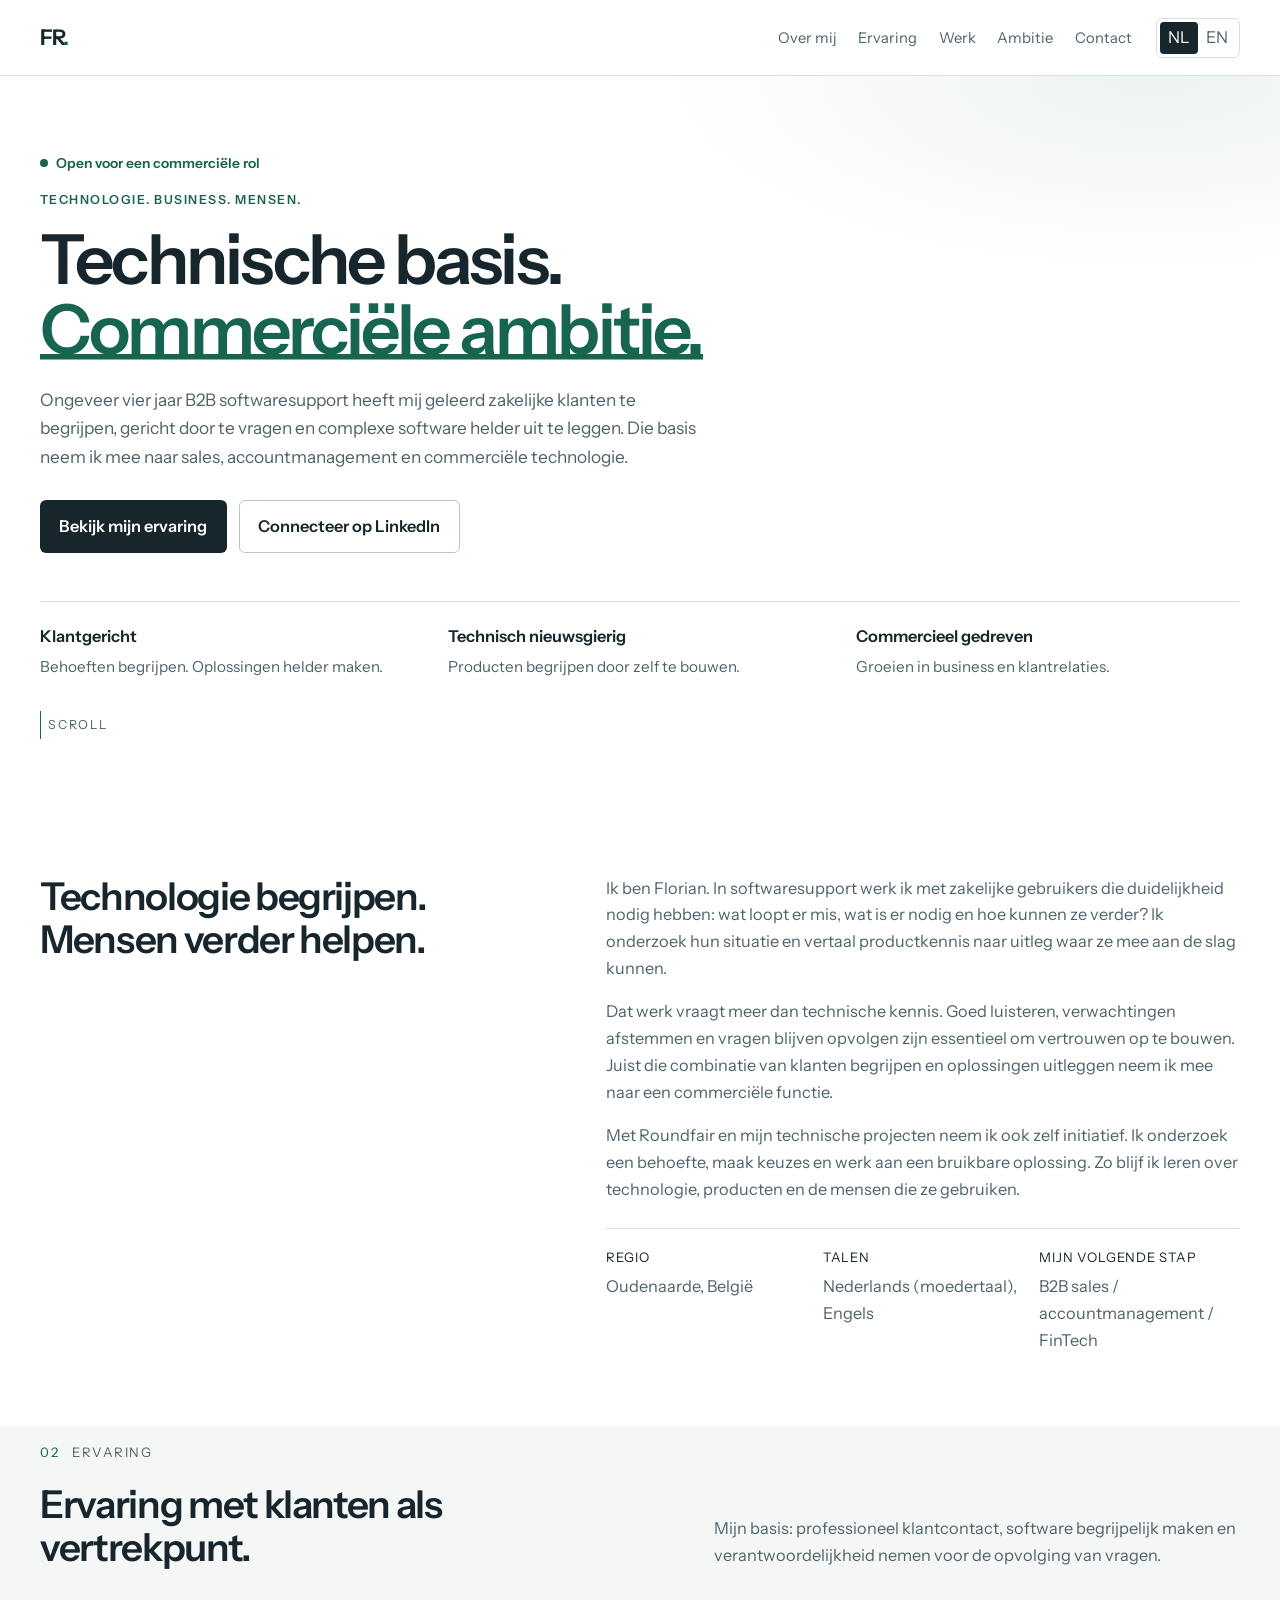
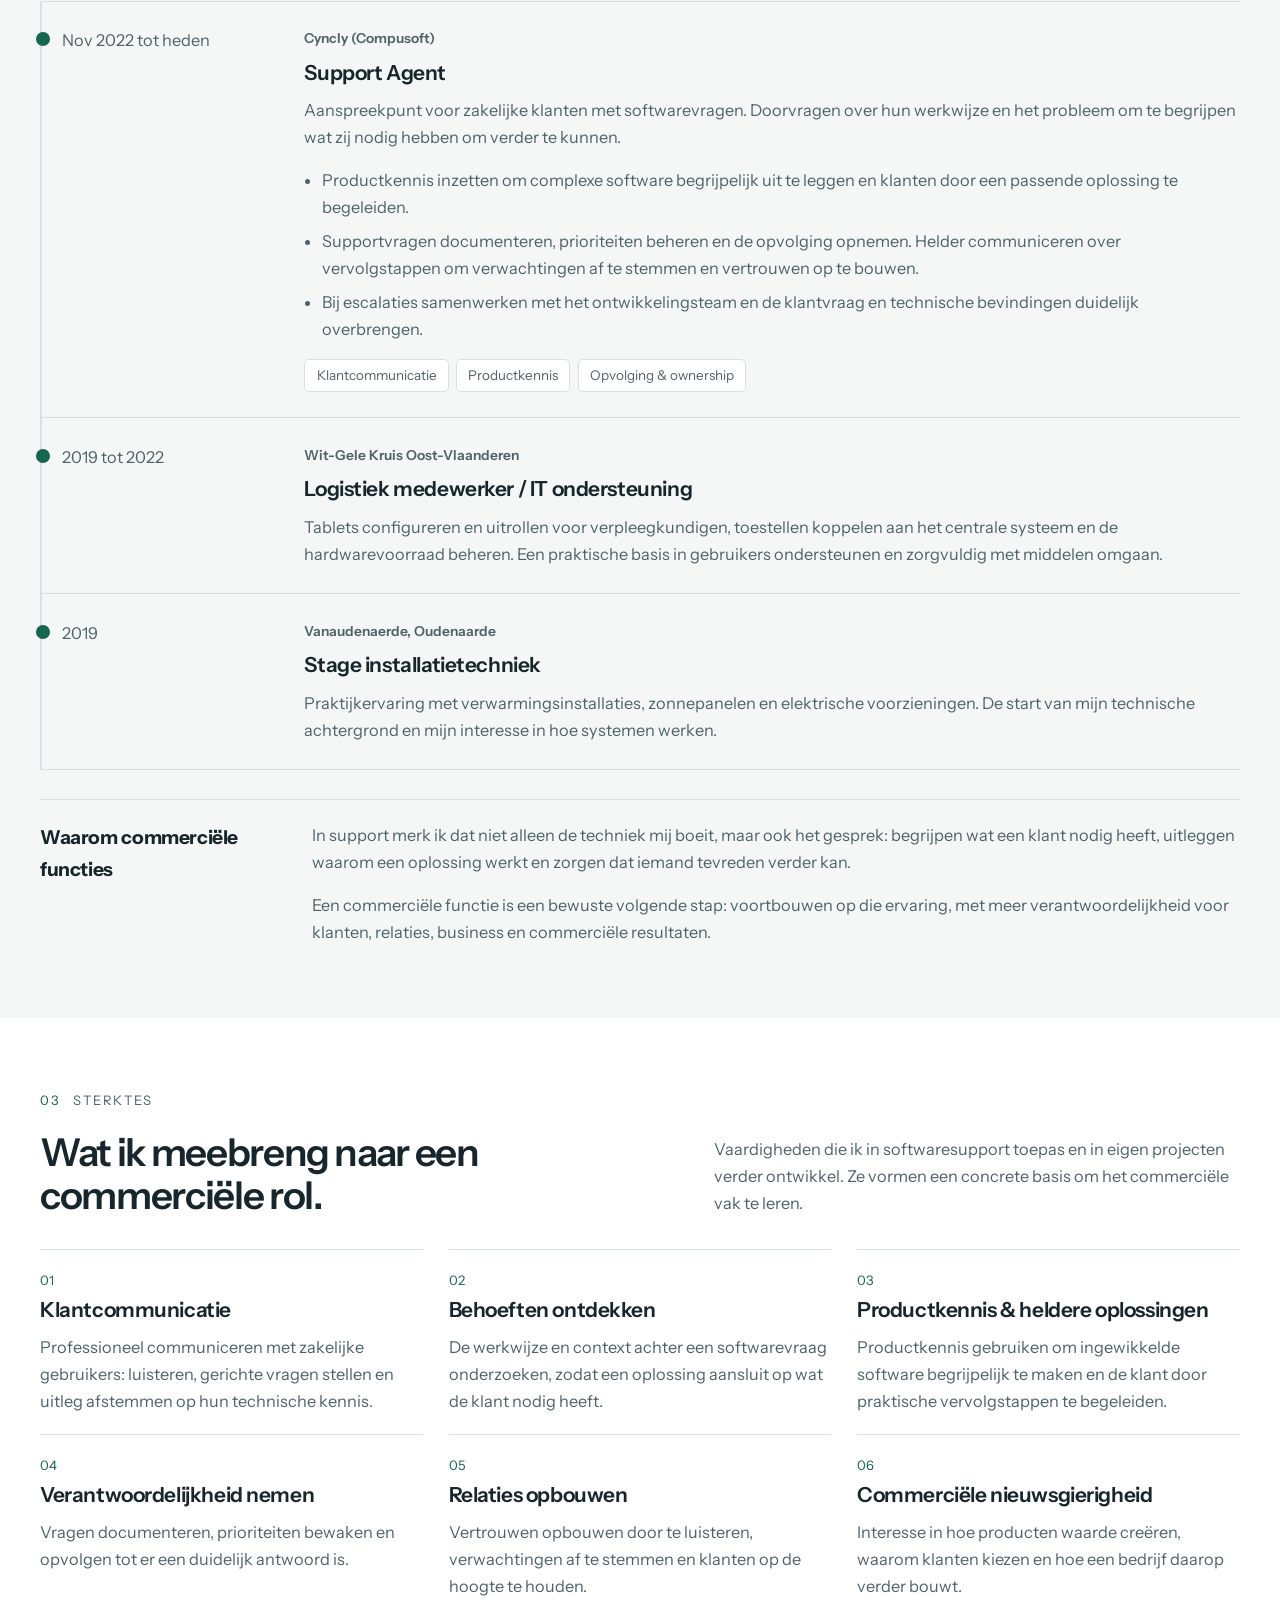
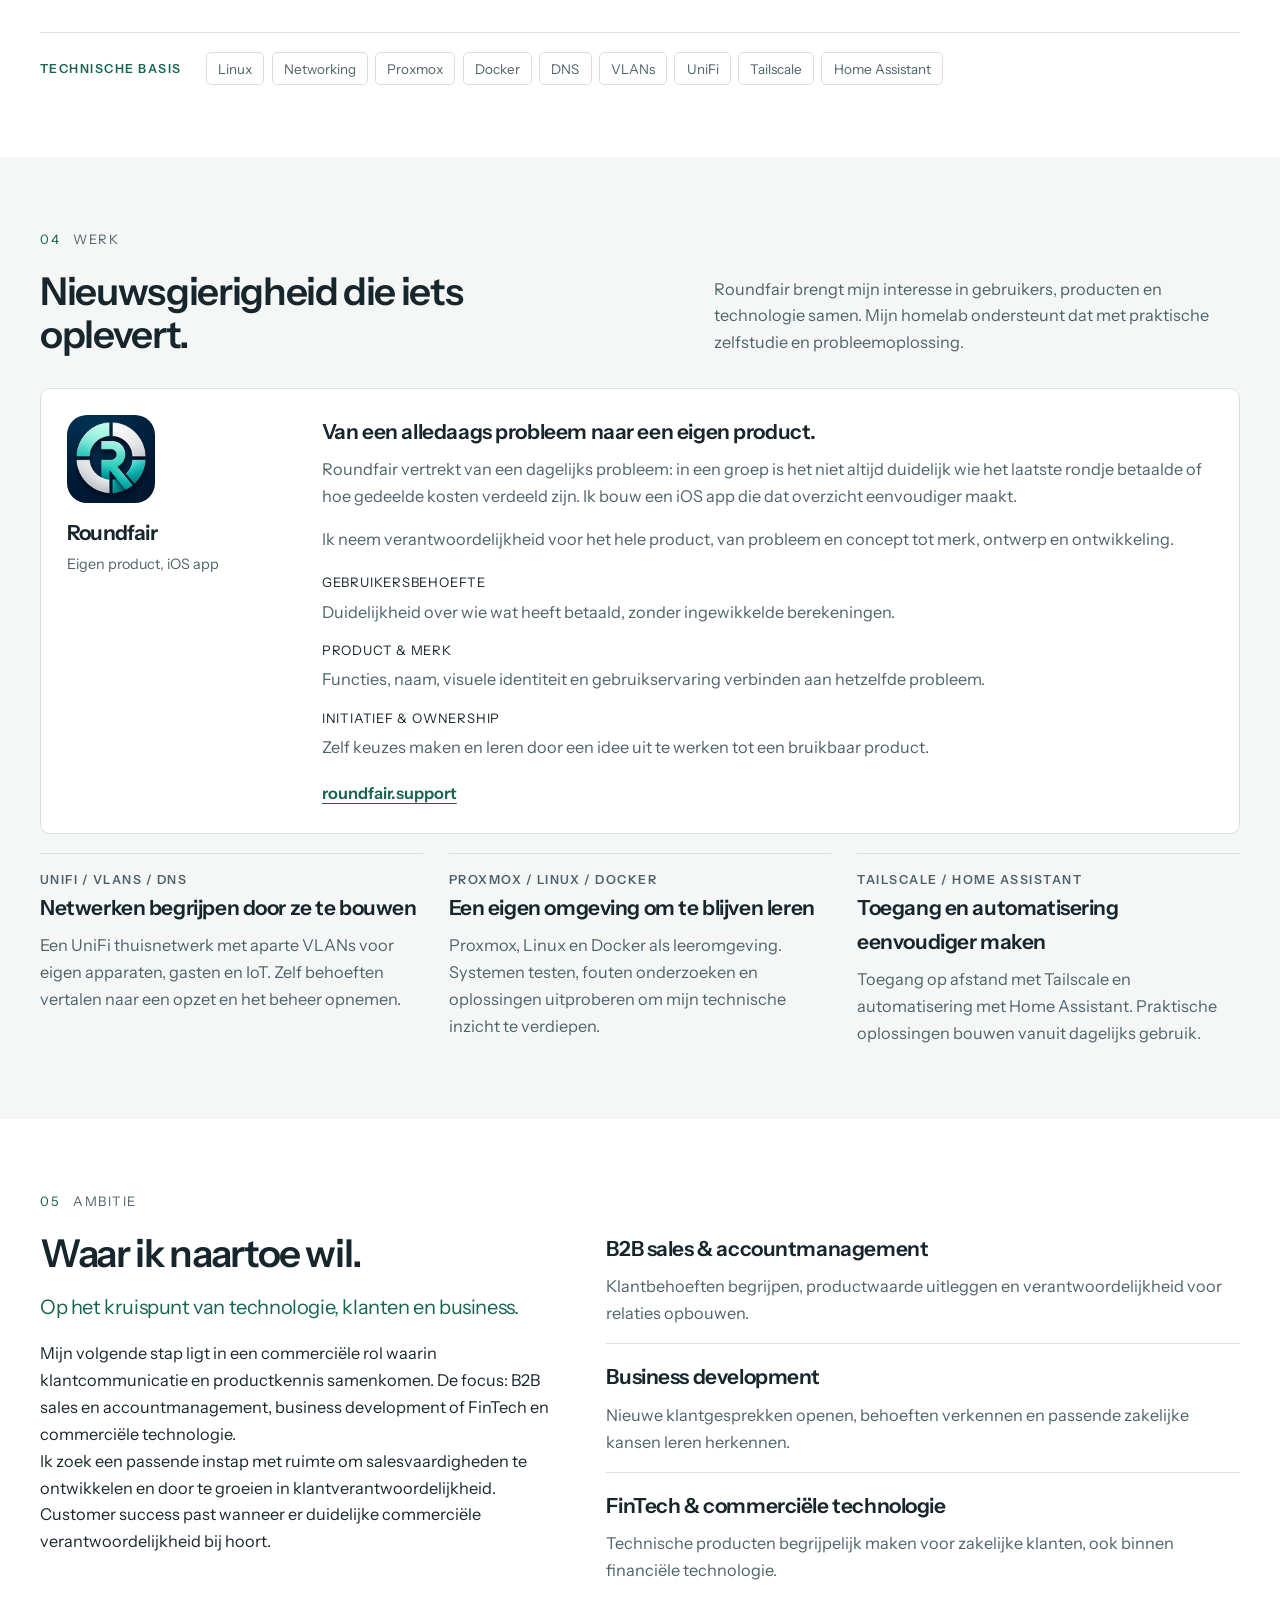
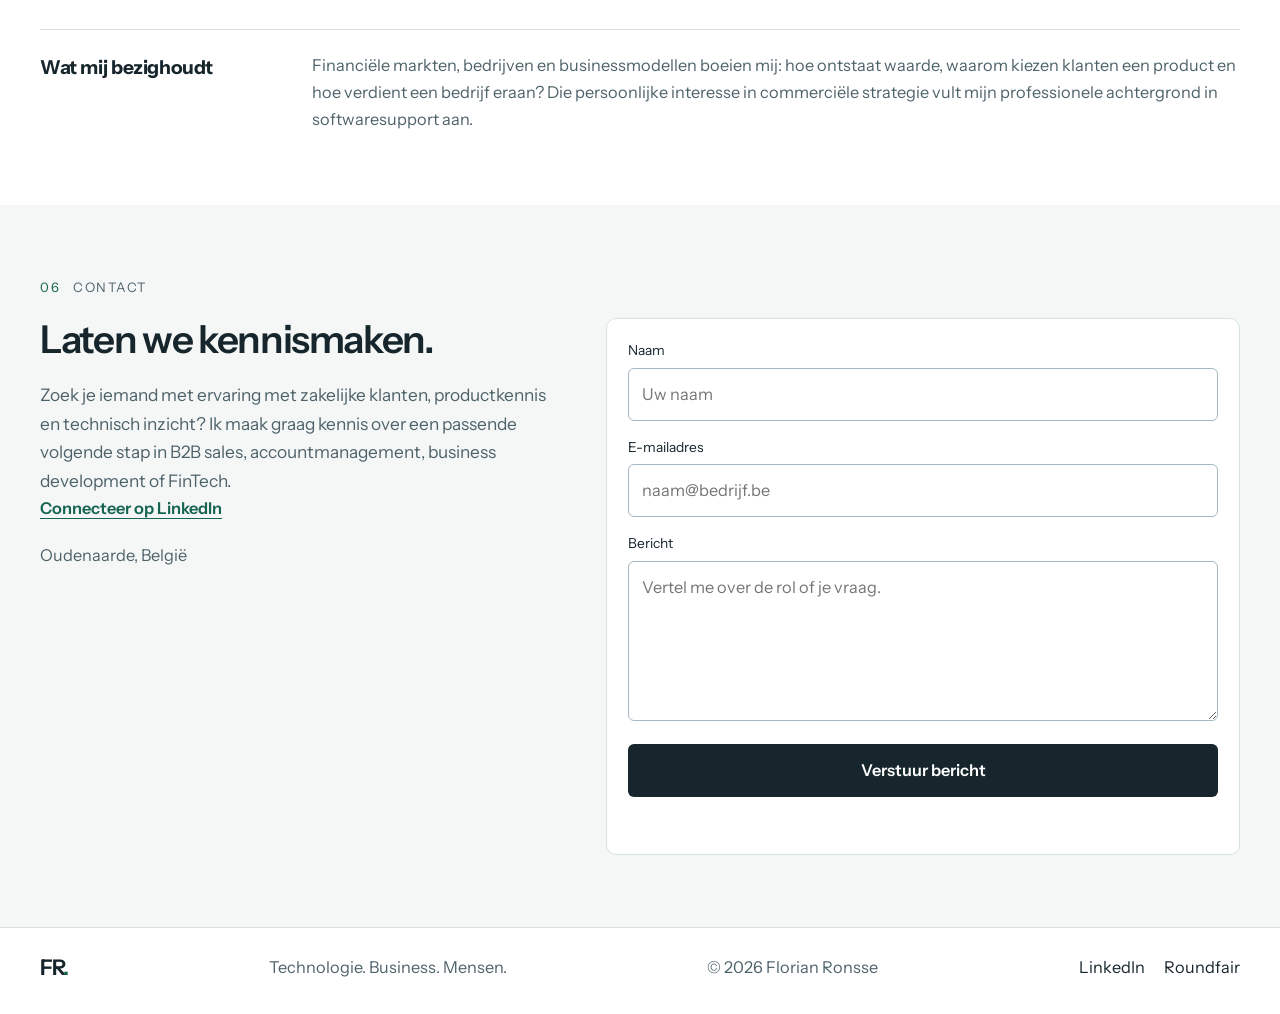
<file: index.html>
<!DOCTYPE html>
<html lang="nl">
  <head>
    <meta charset="UTF-8" />
    <meta name="viewport" content="width=device-width, initial-scale=1.0" />
    <title>Florian Ronsse | Van B2B support naar sales & accountmanagement</title>
    <meta
      name="description"
      content="Florian Ronsse: vier jaar B2B softwaresupport en heldere klantcommunicatie als basis voor een volgende stap in sales, accountmanagement, business development en FinTech."
    />
    <meta name="author" content="Florian Ronsse" />
    <meta name="robots" content="index, follow" />
    <meta name="theme-color" content="#ffffff" />
    <link rel="canonical" href="https://florianronsse.net/" />
    <meta property="og:type" content="website" />
    <meta property="og:url" content="https://florianronsse.net/" />
    <meta property="og:site_name" content="Florian Ronsse" />
    <meta property="og:title" content="Florian Ronsse | Van B2B support naar sales & accountmanagement" />
    <meta
      property="og:description"
      content="Vier jaar B2B softwaresupport. Volgende stap in sales, accountmanagement en commerciële technologie."
    />
    <meta property="og:locale" content="nl_BE" />
    <meta property="og:locale:alternate" content="en_US" />
    <meta name="twitter:card" content="summary" />
    <meta name="twitter:title" content="Florian Ronsse | Van B2B support naar sales & accountmanagement" />
    <meta
      name="twitter:description"
      content="Vier jaar B2B softwaresupport. Volgende stap in sales, accountmanagement en commerciële technologie."
    />
    <link
      rel="icon"
      href="data:image/svg+xml,%3Csvg xmlns='http://www.w3.org/2000/svg' viewBox='0 0 100 100'%3E%3Crect width='100' height='100' fill='%2317262c'/%3E%3Ctext x='50' y='64' font-size='42' font-family='Arial' font-weight='700' fill='%23ffffff' text-anchor='middle'%3EFR%3C/text%3E%3C/svg%3E"
    />
    <link rel="preconnect" href="https://fonts.googleapis.com" />
    <link rel="preconnect" href="https://fonts.gstatic.com" crossorigin />
    <link
      href="https://fonts.googleapis.com/css2?family=Instrument+Sans:ital,wght@0,400..700;1,400..700&display=swap"
      rel="stylesheet"
    />
    <link rel="stylesheet" href="css/style.css?v=20261014b" />
    <script type="application/ld+json">
      {
        "@context": "https://schema.org",
        "@type": "Person",
        "name": "Florian Ronsse",
        "url": "https://florianronsse.net/",
        "jobTitle": "Support Agent",
        "worksFor": { "@type": "Organization", "name": "Cyncly (Compusoft)" },
        "description": "Florian Ronsse heeft ongeveer vier jaar ervaring in B2B softwaresupport en klantcommunicatie. Hij bouwt Roundfair en richt zijn volgende loopbaanstap op commerciële technologie, sales en accountmanagement.",
        "address": {
          "@type": "PostalAddress",
          "addressLocality": "Oudenaarde",
          "addressCountry": "BE"
        },
        "sameAs": ["https://www.linkedin.com/in/florian-ronsse-1914231bb"],
        "knowsAbout": [
          "Software Support",
          "Customer Communication",
          "B2B Sales",
          "Account Management",
          "Linux",
          "Networking",
          "Proxmox",
          "Docker"
        ]
      }
    </script>
  </head>
  <body>
    <div class="scroll-progress" aria-hidden="true"><span id="scroll-progress"></span></div>
    <a class="skip-link" href="#main" data-i18n="skip">Ga naar de inhoud</a>
    <header class="site-header" id="site-header">
      <a class="logo" href="#home" aria-label="Florian Ronsse, home">FR<span>.</span></a>
      <nav class="nav" aria-label="Hoofdnavigatie" data-i18n-aria-label="nav.label">
        <ul class="nav-links" id="nav-links">
          <li><a data-i18n="nav.about" href="#about">Over mij</a></li>
          <li><a data-i18n="nav.experience" href="#experience">Ervaring</a></li>
          <li><a data-i18n="nav.projects" href="#projects">Werk</a></li>
          <li><a data-i18n="nav.direction" href="#direction">Ambitie</a></li>
          <li><a data-i18n="nav.contact" href="#contact">Contact</a></li>
        </ul>
      </nav>
      <div class="nav-end">
        <div class="lang-toggle" role="group" aria-label="Taalkeuze / Language">
          <button type="button" data-lang="nl" class="lang-btn active" aria-pressed="true">NL</button>
          <button type="button" data-lang="en" class="lang-btn" aria-pressed="false">EN</button>
        </div>
        <button
          type="button"
          class="nav-burger"
          id="nav-burger"
          aria-label="Menu openen"
          data-i18n-aria-label="nav.open"
          aria-expanded="false"
          aria-controls="nav-links"
        >
          <span></span><span></span>
        </button>
      </div>
    </header>

    <main id="main" tabindex="-1">
      <section id="home" class="hero">
        <div class="hero-copy">
          <p class="status"><span class="pulse" aria-hidden="true"></span><span data-i18n="hero.status">Open voor een commerciële rol</span></p>
          <p class="eyebrow" data-i18n="hero.eyebrow">Technologie. Business. Mensen.</p>
          <h1>
            <span data-i18n="hero.title1">Technische basis.</span>
            <span class="accent" data-i18n="hero.title2">Commerciële ambitie.</span>
          </h1>
          <p class="lead" data-i18n="hero.lead">
            Ongeveer vier jaar B2B softwaresupport heeft mij geleerd zakelijke klanten te begrijpen, gericht door te vragen en complexe software helder uit te leggen. Die basis neem ik mee naar sales, accountmanagement en commerciële technologie.
          </p>
          <div class="hero-actions">
            <a class="btn btn-solid" href="#experience" data-i18n="hero.experience">Bekijk mijn ervaring</a>
            <a
              class="btn btn-ghost"
              href="https://www.linkedin.com/in/florian-ronsse-1914231bb"
              target="_blank"
              rel="noopener noreferrer"
              data-i18n="hero.linkedin"
              >Connecteer op LinkedIn</a
            >
          </div>
        </div>
        <dl class="hero-stats">
          <div>
            <dt data-i18n="hero.customer">Klantgericht</dt>
            <dd data-i18n="hero.customerDesc">Behoeften begrijpen. Oplossingen helder maken.</dd>
          </div>
          <div>
            <dt data-i18n="hero.technical">Technisch nieuwsgierig</dt>
            <dd data-i18n="hero.technicalDesc">Producten begrijpen door zelf te bouwen.</dd>
          </div>
          <div>
            <dt data-i18n="hero.business">Commercieel gedreven</dt>
            <dd data-i18n="hero.businessDesc">Groeien in business en klantrelaties.</dd>
          </div>
        </dl>
        <a class="scroll-cue" href="#about"><span data-i18n="hero.scroll">Scroll</span></a>
      </section>

      <section id="about" class="section">
        <div class="section-label">
          <span>01</span>
          <p data-i18n="about.kicker">Profiel</p>
        </div>
        <div class="split">
          <h2 data-i18n="about.title">Technologie begrijpen. Mensen verder helpen.</h2>
          <div class="prose">
            <p data-i18n="about.p1">
              Ik ben Florian. In softwaresupport werk ik met zakelijke gebruikers die duidelijkheid nodig hebben: wat loopt er mis, wat is er nodig en hoe kunnen ze verder? Ik onderzoek hun situatie en vertaal productkennis naar uitleg waar ze mee aan de slag kunnen.
            </p>
            <p data-i18n="about.p2">
              Dat werk vraagt meer dan technische kennis. Goed luisteren, verwachtingen afstemmen en vragen blijven opvolgen zijn essentieel om vertrouwen op te bouwen. Juist die combinatie van klanten begrijpen en oplossingen uitleggen neem ik mee naar een commerciële functie.
            </p>
            <p data-i18n="about.p3">
              Met Roundfair en mijn technische projecten neem ik ook zelf initiatief. Ik onderzoek een behoefte, maak keuzes en werk aan een bruikbare oplossing. Zo blijf ik leren over technologie, producten en de mensen die ze gebruiken.
            </p>
            <dl class="facts">
              <div>
                <dt data-i18n="about.locationLabel">Regio</dt>
                <dd data-i18n="about.location">Oudenaarde, België</dd>
              </div>
              <div>
                <dt data-i18n="about.languagesLabel">Talen</dt>
                <dd data-i18n="about.languages">Nederlands (moedertaal), Engels</dd>
              </div>
              <div>
                <dt data-i18n="hero.focus">Mijn volgende stap</dt>
                <dd>B2B sales / accountmanagement / FinTech</dd>
              </div>
            </dl>
          </div>
        </div>
      </section>

      <section id="experience" class="section section-tight">
        <div class="section-label">
          <span>02</span>
          <p data-i18n="nav.experience">Ervaring</p>
        </div>
        <div class="section-intro">
          <h2 data-i18n="experience.title">Ervaring met klanten als vertrekpunt.</h2>
          <p data-i18n="experience.intro">
            Mijn basis: professioneel klantcontact, software begrijpelijk maken en verantwoordelijkheid nemen voor de opvolging van vragen.
          </p>
        </div>
        <div class="timeline">
          <article class="xp xp-featured">
            <p class="xp-period" data-i18n="xp.1.period">Nov 2022 tot heden</p>
            <div>
              <p class="xp-company">Cyncly (Compusoft)</p>
              <h3 data-i18n="xp.1.title">Support Agent</h3>
              <p data-i18n="xp.1.desc">
                Aanspreekpunt voor zakelijke klanten met softwarevragen. Doorvragen over hun werkwijze en het probleem om te begrijpen wat zij nodig hebben om verder te kunnen.
              </p>
              <ul class="xp-details">
                <li data-i18n="xp.1.explain">
                  Productkennis inzetten om complexe software begrijpelijk uit te leggen en klanten door een passende oplossing te begeleiden.
                </li>
                <li data-i18n="xp.1.followup">
                  Supportvragen documenteren, prioriteiten beheren en de opvolging opnemen. Helder communiceren over vervolgstappen om verwachtingen af te stemmen en vertrouwen op te bouwen.
                </li>
                <li data-i18n="xp.1.collaborate">
                  Bij escalaties samenwerken met het ontwikkelingsteam en de klantvraag en technische bevindingen duidelijk overbrengen.
                </li>
              </ul>
              <ul class="tags">
                <li data-i18n="xp.customer">Klantcommunicatie</li>
                <li data-i18n="xp.product">Productkennis</li>
                <li data-i18n="xp.ownership">Opvolging & ownership</li>
              </ul>
            </div>
          </article>
          <article class="xp">
            <p class="xp-period" data-i18n="xp.2.period">2019 tot 2022</p>
            <div>
              <p class="xp-company">Wit-Gele Kruis Oost-Vlaanderen</p>
              <h3 data-i18n="xp.2.title">Logistiek medewerker / IT ondersteuning</h3>
              <p data-i18n="xp.2.desc">
                Tablets configureren en uitrollen voor verpleegkundigen, toestellen koppelen aan het centrale systeem en de hardwarevoorraad beheren. Een praktische basis in gebruikers ondersteunen en zorgvuldig met middelen omgaan.
              </p>
            </div>
          </article>
          <article class="xp">
            <p class="xp-period" data-i18n="xp.3.period">2019</p>
            <div>
              <p class="xp-company">Vanaudenaerde, Oudenaarde</p>
              <h3 data-i18n="xp.3.title">Stage installatietechniek</h3>
              <p data-i18n="xp.3.desc">
                Praktijkervaring met verwarmingsinstallaties, zonnepanelen en elektrische voorzieningen. De start van mijn technische achtergrond en mijn interesse in hoe systemen werken.
              </p>
            </div>
          </article>
        </div>
        <aside class="note">
          <h3 data-i18n="why.title">Waarom commerciële functies</h3>
          <div>
            <p data-i18n="why.customer">
              In support merk ik dat niet alleen de techniek mij boeit, maar ook het gesprek: begrijpen wat een klant nodig heeft, uitleggen waarom een oplossing werkt en zorgen dat iemand tevreden verder kan.
            </p>
            <p data-i18n="why.next">
              Een commerciële functie is een bewuste volgende stap: voortbouwen op die ervaring, met meer verantwoordelijkheid voor klanten, relaties, business en commerciële resultaten.
            </p>
          </div>
        </aside>
      </section>

      <section id="skills" class="section">
        <div class="section-label">
          <span>03</span>
          <p data-i18n="nav.skills">Sterktes</p>
        </div>
        <div class="section-intro">
          <h2 data-i18n="skills.title">Wat ik meebreng naar een commerciële rol.</h2>
          <p data-i18n="skills.intro">
            Vaardigheden die ik in softwaresupport toepas en in eigen projecten verder ontwikkel. Ze vormen een concrete basis om het commerciële vak te leren.
          </p>
        </div>
        <div class="skill-grid">
          <article>
            <span>01</span>
            <h3 data-i18n="skill.0.title">Klantcommunicatie</h3>
            <p data-i18n="skill.0.desc">Professioneel communiceren met zakelijke gebruikers: luisteren, gerichte vragen stellen en uitleg afstemmen op hun technische kennis.</p>
          </article>
          <article>
            <span>02</span>
            <h3 data-i18n="skill.1.title">Behoeften ontdekken</h3>
            <p data-i18n="skill.1.desc">De werkwijze en context achter een softwarevraag onderzoeken, zodat een oplossing aansluit op wat de klant nodig heeft.</p>
          </article>
          <article>
            <span>03</span>
            <h3 data-i18n="skill.2.title">Productkennis & heldere oplossingen</h3>
            <p data-i18n="skill.2.desc">Productkennis gebruiken om ingewikkelde software begrijpelijk te maken en de klant door praktische vervolgstappen te begeleiden.</p>
          </article>
          <article>
            <span>04</span>
            <h3 data-i18n="skill.3.title">Verantwoordelijkheid nemen</h3>
            <p data-i18n="skill.3.desc">Vragen documenteren, prioriteiten bewaken en opvolgen tot er een duidelijk antwoord is.</p>
          </article>
          <article>
            <span>05</span>
            <h3 data-i18n="skill.4.title">Relaties opbouwen</h3>
            <p data-i18n="skill.4.desc">Vertrouwen opbouwen door te luisteren, verwachtingen af te stemmen en klanten op de hoogte te houden.</p>
          </article>
          <article>
            <span>06</span>
            <h3 data-i18n="skill.5.title">Commerciële nieuwsgierigheid</h3>
            <p data-i18n="skill.5.desc">Interesse in hoe producten waarde creëren, waarom klanten kiezen en hoe een bedrijf daarop verder bouwt.</p>
          </article>
        </div>
        <div class="tech-row">
          <p class="eyebrow" data-i18n="technical.eyebrow">Technische basis</p>
          <ul class="tags">
            <li>Linux</li>
            <li>Networking</li>
            <li>Proxmox</li>
            <li>Docker</li>
            <li>DNS</li>
            <li>VLANs</li>
            <li>UniFi</li>
            <li>Tailscale</li>
            <li>Home Assistant</li>
          </ul>
        </div>
      </section>

      <section id="projects" class="section">
        <div class="section-label">
          <span>04</span>
          <p data-i18n="nav.projects">Werk</p>
        </div>
        <div class="section-intro">
          <h2 data-i18n="projects.title">Nieuwsgierigheid die iets oplevert.</h2>
          <p data-i18n="projects.intro">
            Roundfair brengt mijn interesse in gebruikers, producten en technologie samen. Mijn homelab ondersteunt dat met praktische zelfstudie en probleemoplossing.
          </p>
        </div>
        <article class="product" id="roundfair">
          <div class="product-mark">
            <img src="assets/roundfair-logo.png" alt="Roundfair" width="88" height="88" />
            <p>Roundfair</p>
            <span data-i18n="roundfair.label">Eigen product, iOS app</span>
          </div>
          <div>
            <h3 data-i18n="roundfair.title">Van een alledaags probleem naar een eigen product.</h3>
            <p data-i18n="roundfair.what">
              Roundfair vertrekt van een dagelijks probleem: in een groep is het niet altijd duidelijk wie het laatste rondje betaalde of hoe gedeelde kosten verdeeld zijn. Ik bouw een iOS app die dat overzicht eenvoudiger maakt.
            </p>
            <p data-i18n="roundfair.why">
              Ik neem verantwoordelijkheid voor het hele product, van probleem en concept tot merk, ontwerp en ontwikkeling.
            </p>
            <dl class="proof">
              <div>
                <dt data-i18n="roundfair.usersLabel">Gebruikersbehoefte</dt>
                <dd data-i18n="roundfair.users">Duidelijkheid over wie wat heeft betaald, zonder ingewikkelde berekeningen.</dd>
              </div>
              <div>
                <dt data-i18n="roundfair.productLabel">Product & merk</dt>
                <dd data-i18n="roundfair.product">Functies, naam, visuele identiteit en gebruikservaring verbinden aan hetzelfde probleem.</dd>
              </div>
              <div>
                <dt data-i18n="roundfair.ownershipLabel">Initiatief & ownership</dt>
                <dd data-i18n="roundfair.ownership">Zelf keuzes maken en leren door een idee uit te werken tot een bruikbaar product.</dd>
              </div>
            </dl>
            <a class="text-link" href="https://roundfair.support" target="_blank" rel="noopener noreferrer">roundfair.support</a>
          </div>
        </article>
        <div class="project-grid">
          <article>
            <p class="eyebrow">UniFi / VLANs / DNS</p>
            <h3 data-i18n="project.0.title">Netwerken begrijpen door ze te bouwen</h3>
            <p data-i18n="project.0.desc">Een UniFi thuisnetwerk met aparte VLANs voor eigen apparaten, gasten en IoT. Zelf behoeften vertalen naar een opzet en het beheer opnemen.</p>
          </article>
          <article>
            <p class="eyebrow">Proxmox / Linux / Docker</p>
            <h3 data-i18n="project.1.title">Een eigen omgeving om te blijven leren</h3>
            <p data-i18n="project.1.desc">Proxmox, Linux en Docker als leeromgeving. Systemen testen, fouten onderzoeken en oplossingen uitproberen om mijn technische inzicht te verdiepen.</p>
          </article>
          <article>
            <p class="eyebrow">Tailscale / Home Assistant</p>
            <h3 data-i18n="project.2.title">Toegang en automatisering eenvoudiger maken</h3>
            <p data-i18n="project.2.desc">Toegang op afstand met Tailscale en automatisering met Home Assistant. Praktische oplossingen bouwen vanuit dagelijks gebruik.</p>
          </article>
        </div>
      </section>

      <section id="direction" class="section">
        <div class="section-label">
          <span>05</span>
          <p data-i18n="nav.direction">Ambitie</p>
        </div>
        <div class="split">
          <div>
            <h2 data-i18n="direction.title">Waar ik naartoe wil.</h2>
            <p class="direction-lead" data-i18n="direction.lead">Op het kruispunt van technologie, klanten en business.</p>
            <p data-i18n="direction.desc">
              Mijn volgende stap ligt in een commerciële rol waarin klantcommunicatie en productkennis samenkomen. De focus: B2B sales en accountmanagement, business development of FinTech en commerciële technologie.
            </p>
            <p data-i18n="direction.entry">
              Ik zoek een passende instap met ruimte om salesvaardigheden te ontwikkelen en door te groeien in klantverantwoordelijkheid. Customer success past wanneer er duidelijke commerciële verantwoordelijkheid bij hoort.
            </p>
          </div>
          <div class="areas">
            <article>
              <h3 data-i18n="direction.0.title">B2B sales & accountmanagement</h3>
              <p data-i18n="direction.0.desc">Klantbehoeften begrijpen, productwaarde uitleggen en verantwoordelijkheid voor relaties opbouwen.</p>
            </article>
            <article>
              <h3 data-i18n="direction.1.title">Business development</h3>
              <p data-i18n="direction.1.desc">Nieuwe klantgesprekken openen, behoeften verkennen en passende zakelijke kansen leren herkennen.</p>
            </article>
            <article>
              <h3 data-i18n="direction.2.title">FinTech & commerciële technologie</h3>
              <p data-i18n="direction.2.desc">Technische producten begrijpelijk maken voor zakelijke klanten, ook binnen financiële technologie.</p>
            </article>
          </div>
        </div>
        <aside class="note">
          <h3 data-i18n="business.label">Wat mij bezighoudt</h3>
          <p data-i18n="business.desc">
            Financiële markten, bedrijven en businessmodellen boeien mij: hoe ontstaat waarde, waarom kiezen klanten een product en hoe verdient een bedrijf eraan? Die persoonlijke interesse in commerciële strategie vult mijn professionele achtergrond in softwaresupport aan.
          </p>
        </aside>
      </section>

      <section id="contact" class="section">
        <div class="section-label">
          <span>06</span>
          <p data-i18n="nav.contact">Contact</p>
        </div>
        <div class="split contact-split">
          <div>
            <h2 data-i18n="contact.title">Laten we kennismaken.</h2>
            <p class="lead" data-i18n="contact.pitch">
              Zoek je iemand met ervaring met zakelijke klanten, productkennis en technisch inzicht? Ik maak graag kennis over een passende volgende stap in B2B sales, accountmanagement, business development of FinTech.
            </p>
            <a
              class="text-link"
              href="https://www.linkedin.com/in/florian-ronsse-1914231bb"
              target="_blank"
              rel="noopener noreferrer"
              data-i18n="contact.linkedin"
              >Connecteer op LinkedIn</a
            >
            <p class="location" data-i18n="hero.location">Oudenaarde, België</p>
          </div>
          <form
            id="contact-form"
            class="contact-form"
            action="https://formspree.io/f/xnjkwpjv"
            method="POST"
          >
            <input type="hidden" name="_subject" value="Bericht via florianronsse.net" />
            <div class="form-field">
              <label data-i18n="form.name" for="name">Naam</label>
              <input id="name" name="name" required placeholder="Uw naam" data-i18n-placeholder="form.namePlaceholder" type="text" autocomplete="name" maxlength="254" />
            </div>
            <div class="form-field">
              <label data-i18n="form.email" for="email">E-mailadres</label>
              <input id="email" name="email" required placeholder="naam@bedrijf.be" data-i18n-placeholder="form.emailPlaceholder" type="email" autocomplete="email" maxlength="254" />
            </div>
            <div class="form-field">
              <label data-i18n="form.message" for="message">Bericht</label>
              <textarea id="message" name="message" required placeholder="Vertel me over de rol of je vraag." data-i18n-placeholder="form.messagePlaceholder" rows="5" maxlength="5000"></textarea>
            </div>
            <button class="btn btn-solid btn-full" type="submit" data-i18n="form.submit">Verstuur bericht</button>
            <p class="form-status" id="form-status" role="status" aria-live="polite"></p>
          </form>
        </div>
      </section>
    </main>

    <footer class="site-footer">
      <a class="logo" href="#home">FR<span>.</span></a>
      <p data-i18n="footer.tagline">Technologie. Business. Mensen.</p>
      <p>© <span id="year">2026</span> Florian Ronsse</p>
      <div class="footer-links">
        <a href="https://www.linkedin.com/in/florian-ronsse-1914231bb" target="_blank" rel="noopener noreferrer">LinkedIn</a>
        <a href="https://roundfair.support" target="_blank" rel="noopener noreferrer">Roundfair</a>
      </div>
    </footer>
    <script src="js/main.js?v=20261014b" defer></script>
  </body>
</html>
</file>
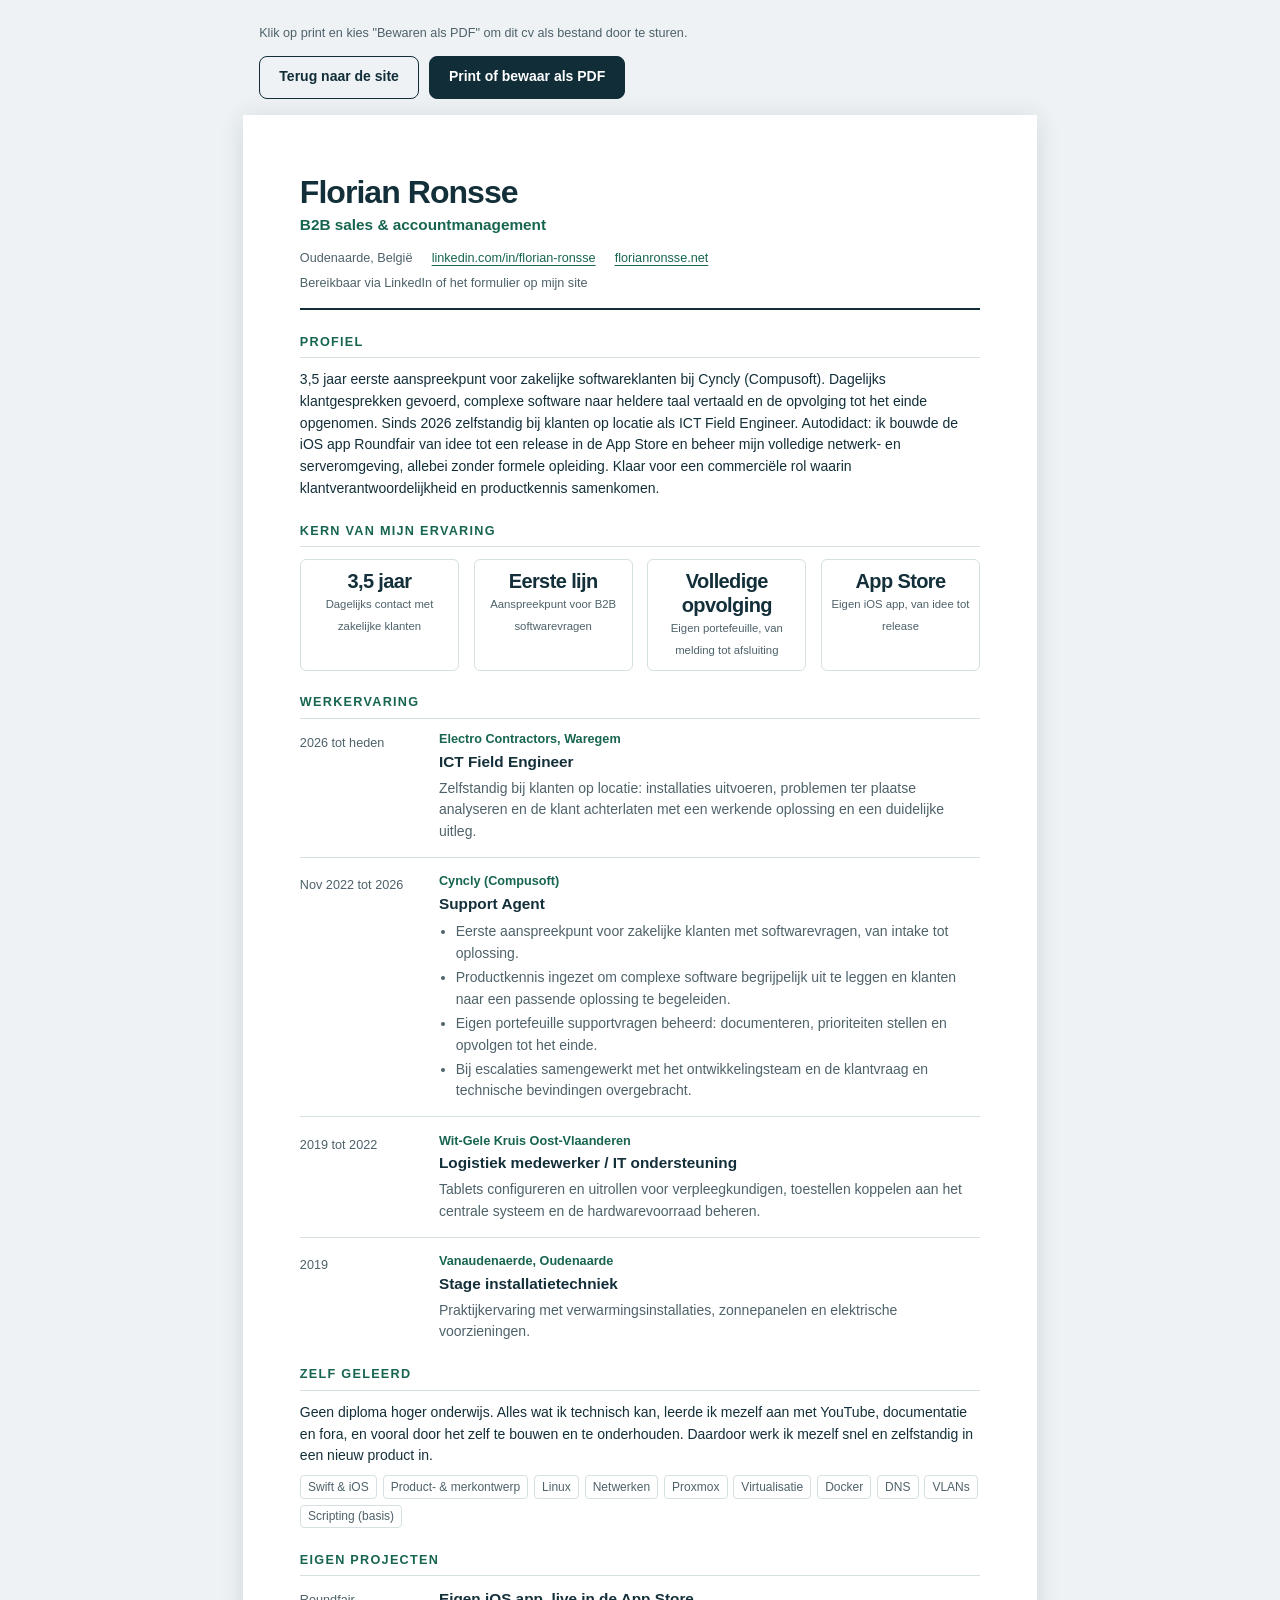
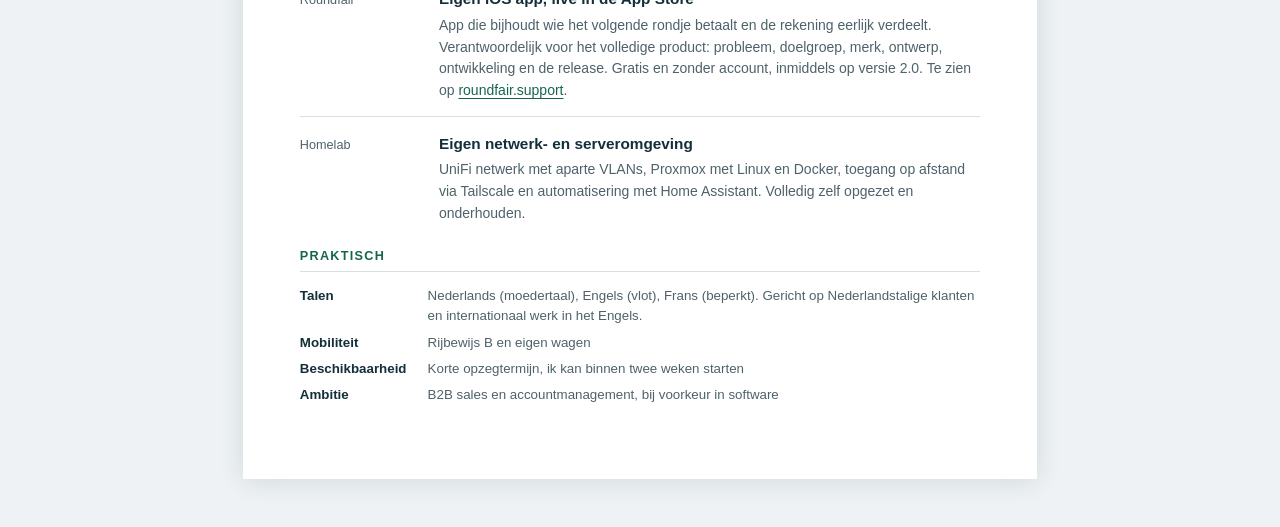
<file: cv.html>
<!DOCTYPE html>
<html lang="nl">
  <head>
    <meta charset="UTF-8" />
    <meta name="viewport" content="width=device-width, initial-scale=1.0" />
    <title>Cv Florian Ronsse | B2B sales &amp; accountmanagement</title>
    <meta
      name="description"
      content="Curriculum vitae van Florian Ronsse: 3,5 jaar B2B softwaresupport, autodidact, op weg naar B2B sales en accountmanagement."
    />
    <meta name="robots" content="index, follow" />
    <link rel="canonical" href="https://florianronsse.net/cv.html" />
    <link
      rel="icon"
      href="data:image/svg+xml,%3Csvg xmlns='http://www.w3.org/2000/svg' viewBox='0 0 100 100'%3E%3Crect width='100' height='100' rx='20' fill='%23102d38'/%3E%3Ctext x='50' y='68' font-size='52' font-family='Arial' font-weight='bold' fill='%23b6ead5' text-anchor='middle'%3EFR%3C/text%3E%3C/svg%3E"
    />
    <style>
      :root {
        --ink: #132f39;
        --soft: #4e626a;
        --accent: #176551;
        --border: #d6e0e3;
        --dark: #102d38;
      }
      *,
      *::before,
      *::after {
        box-sizing: border-box;
      }
      body {
        margin: 0;
        background: #eef2f4;
        color: var(--ink);
        font-family:
          -apple-system, BlinkMacSystemFont, "Segoe UI", Roboto,
          "Helvetica Neue", Arial, sans-serif;
        font-size: 10.5pt;
        line-height: 1.55;
        -webkit-font-smoothing: antialiased;
      }
      h1,
      h2,
      h3,
      p,
      ul {
        margin: 0;
      }
      a {
        color: var(--accent);
        text-underline-offset: 0.2em;
      }
      .toolbar {
        max-width: 210mm;
        margin: 1.5rem auto 0;
        padding-inline: 1rem;
        display: flex;
        flex-wrap: wrap;
        gap: 0.75rem;
        align-items: center;
        justify-content: space-between;
      }
      .toolbar p {
        color: var(--soft);
        font-size: 9.5pt;
        max-width: 30rem;
      }
      .toolbar button,
      .toolbar a {
        font: inherit;
        font-weight: 600;
        padding: 0.6rem 1.2rem;
        border-radius: 8px;
        border: 1px solid var(--dark);
        background: var(--dark);
        color: white;
        cursor: pointer;
        text-decoration: none;
        white-space: nowrap;
      }
      .toolbar a {
        background: transparent;
        color: var(--dark);
      }
      .sheet {
        max-width: 210mm;
        margin: 1rem auto 3rem;
        padding: 16mm 15mm;
        background: white;
        box-shadow: 0 2px 24px rgba(16, 45, 56, 0.12);
      }
      header.cv-head {
        border-bottom: 2px solid var(--dark);
        padding-bottom: 0.9rem;
      }
      .cv-head h1 {
        font-size: 24pt;
        letter-spacing: -0.03em;
        line-height: 1.1;
      }
      .cv-role {
        color: var(--accent);
        font-weight: 600;
        font-size: 11.5pt;
        margin-top: 0.2rem;
      }
      .cv-contact {
        margin-top: 0.75rem;
        display: flex;
        flex-wrap: wrap;
        gap: 0.35rem 1.2rem;
        font-size: 9.5pt;
        color: var(--soft);
      }
      section {
        margin-top: 1.4rem;
        break-inside: avoid;
      }
      section > h2 {
        font-size: 9.5pt;
        text-transform: uppercase;
        letter-spacing: 0.1em;
        color: var(--accent);
        border-bottom: 1px solid var(--border);
        padding-bottom: 0.3rem;
        margin-bottom: 0.7rem;
      }
      .figures {
        display: grid;
        grid-template-columns: repeat(4, 1fr);
        gap: 0.9rem;
        text-align: center;
      }
      .figures div {
        border: 1px solid var(--border);
        border-radius: 6px;
        padding: 0.6rem 0.4rem;
      }
      .figures strong {
        display: block;
        font-size: 15pt;
        letter-spacing: -0.03em;
        line-height: 1.2;
      }
      .figures > div > span {
        font-size: 8.5pt;
        color: var(--soft);
      }
      .entry {
        display: grid;
        grid-template-columns: 33mm 1fr;
        gap: 0.9rem;
        break-inside: avoid;
      }
      .entry + .entry {
        margin-top: 0.9rem;
        padding-top: 0.9rem;
        border-top: 1px solid var(--border);
      }
      .entry-period {
        color: var(--soft);
        font-size: 9.5pt;
      }
      .entry h3 {
        font-size: 11.5pt;
      }
      .entry-company {
        color: var(--accent);
        font-weight: 600;
        font-size: 9.5pt;
      }
      .entry p:not(.entry-company) {
        color: var(--soft);
        margin-top: 0.25rem;
      }
      .entry ul {
        margin-top: 0.35rem;
        padding-left: 1.05rem;
        color: var(--soft);
      }
      .entry li + li {
        margin-top: 0.15rem;
      }
      .two-col {
        display: grid;
        grid-template-columns: 1fr 1fr;
        gap: 0.9rem 2rem;
      }
      .facts {
        display: grid;
        grid-template-columns: 30mm 1fr;
        gap: 0.35rem 0.9rem;
        font-size: 10pt;
      }
      .facts dt {
        font-weight: 600;
      }
      .facts dd {
        margin: 0;
        color: var(--soft);
      }
      .tags {
        list-style: none;
        padding: 0;
        display: flex;
        flex-wrap: wrap;
        gap: 0.35rem;
        margin-top: 0.5rem;
      }
      .tags li {
        border: 1px solid var(--border);
        border-radius: 4px;
        padding: 0.1rem 0.45rem;
        font-size: 9pt;
        color: var(--soft);
      }
      @page {
        size: A4;
        margin: 14mm;
      }
      @media print {
        body {
          background: white;
        }
        .toolbar {
          display: none;
        }
        .sheet {
          margin: 0;
          padding: 0;
          max-width: none;
          box-shadow: none;
        }
        a {
          color: var(--ink);
          text-decoration: none;
        }
      }
      @media (max-width: 680px) {
        .sheet {
          padding: 1.5rem 1.25rem;
        }
        .entry,
        .facts {
          grid-template-columns: 1fr;
          gap: 0.35rem;
        }
        .two-col,
        .figures {
          grid-template-columns: 1fr 1fr;
        }
      }
    </style>
  </head>
  <body>
    <div class="toolbar">
      <p>
        Klik op print en kies "Bewaren als PDF" om dit cv als bestand door te
        sturen.
      </p>
      <div style="display: flex; gap: 0.6rem">
        <a href="index.html">Terug naar de site</a>
        <button type="button" id="print">Print of bewaar als PDF</button>
      </div>
    </div>
    <main class="sheet">
      <header class="cv-head">
        <h1>Florian Ronsse</h1>
        <p class="cv-role">B2B sales &amp; accountmanagement</p>
        <div class="cv-contact">
          <span>Oudenaarde, België</span>
          <span
            ><a href="https://www.linkedin.com/in/florian-ronsse-1914231bb"
              >linkedin.com/in/florian-ronsse</a
            ></span
          >
          <span><a href="https://florianronsse.net">florianronsse.net</a></span>
          <span>Bereikbaar via LinkedIn of het formulier op mijn site</span>
        </div>
      </header>

      <section>
        <h2>Profiel</h2>
        <p>
          3,5 jaar eerste aanspreekpunt voor zakelijke softwareklanten bij
          Cyncly (Compusoft). Dagelijks klantgesprekken gevoerd, complexe
          software naar heldere taal vertaald en de opvolging tot het einde
          opgenomen. Sinds 2026 zelfstandig bij klanten op locatie als ICT Field
          Engineer. Autodidact: ik bouwde de iOS app Roundfair van idee tot een
          release in de App Store en beheer mijn volledige netwerk- en
          serveromgeving, allebei zonder formele opleiding. Klaar voor een
          commerciële rol waarin klantverantwoordelijkheid en productkennis
          samenkomen.
        </p>
      </section>

      <section>
        <h2>Kern van mijn ervaring</h2>
        <div class="figures">
          <div>
            <strong>3,5 jaar</strong>
            <span>Dagelijks contact met zakelijke klanten</span>
          </div>
          <div>
            <strong>Eerste lijn</strong>
            <span>Aanspreekpunt voor B2B softwarevragen</span>
          </div>
          <div>
            <strong>Volledige opvolging</strong>
            <span>Eigen portefeuille, van melding tot afsluiting</span>
          </div>
          <div>
            <strong>App Store</strong>
            <span>Eigen iOS app, van idee tot release</span>
          </div>
        </div>
      </section>

      <section>
        <h2>Werkervaring</h2>
        <div class="entry">
          <p class="entry-period">2026 tot heden</p>
          <div>
            <p class="entry-company">Electro Contractors, Waregem</p>
            <h3>ICT Field Engineer</h3>
            <p>
              Zelfstandig bij klanten op locatie: installaties uitvoeren,
              problemen ter plaatse analyseren en de klant achterlaten met een
              werkende oplossing en een duidelijke uitleg.
            </p>
          </div>
        </div>
        <div class="entry">
          <p class="entry-period">Nov 2022 tot 2026</p>
          <div>
            <p class="entry-company">Cyncly (Compusoft)</p>
            <h3>Support Agent</h3>
            <ul>
              <li>
                Eerste aanspreekpunt voor zakelijke klanten met softwarevragen,
                van intake tot oplossing.
              </li>
              <li>
                Productkennis ingezet om complexe software begrijpelijk uit te
                leggen en klanten naar een passende oplossing te begeleiden.
              </li>
              <li>
                Eigen portefeuille supportvragen beheerd: documenteren,
                prioriteiten stellen en opvolgen tot het einde.
              </li>
              <li>
                Bij escalaties samengewerkt met het ontwikkelingsteam en de
                klantvraag en technische bevindingen overgebracht.
              </li>
            </ul>
          </div>
        </div>
        <div class="entry">
          <p class="entry-period">2019 tot 2022</p>
          <div>
            <p class="entry-company">Wit-Gele Kruis Oost-Vlaanderen</p>
            <h3>Logistiek medewerker / IT ondersteuning</h3>
            <p>
              Tablets configureren en uitrollen voor verpleegkundigen,
              toestellen koppelen aan het centrale systeem en de
              hardwarevoorraad beheren.
            </p>
          </div>
        </div>
        <div class="entry">
          <p class="entry-period">2019</p>
          <div>
            <p class="entry-company">Vanaudenaerde, Oudenaarde</p>
            <h3>Stage installatietechniek</h3>
            <p>
              Praktijkervaring met verwarmingsinstallaties, zonnepanelen en
              elektrische voorzieningen.
            </p>
          </div>
        </div>
      </section>

      <section>
        <h2>Zelf geleerd</h2>
        <p>
          Geen diploma hoger onderwijs. Alles wat ik technisch kan, leerde ik
          mezelf aan met YouTube, documentatie en fora, en vooral door het zelf
          te bouwen en te onderhouden. Daardoor werk ik mezelf snel en
          zelfstandig in een nieuw product in.
        </p>
        <ul class="tags">
          <li>Swift &amp; iOS</li>
          <li>Product- &amp; merkontwerp</li>
          <li>Linux</li>
          <li>Netwerken</li>
          <li>Proxmox</li>
          <li>Virtualisatie</li>
          <li>Docker</li>
          <li>DNS</li>
          <li>VLANs</li>
          <li>Scripting (basis)</li>
        </ul>
      </section>

      <section>
        <h2>Eigen projecten</h2>
        <div class="entry">
          <p class="entry-period">Roundfair</p>
          <div>
            <h3>Eigen iOS app, live in de App Store</h3>
            <p>
              App die bijhoudt wie het volgende rondje betaalt en de rekening
              eerlijk verdeelt. Verantwoordelijk voor het volledige product:
              probleem, doelgroep, merk, ontwerp, ontwikkeling en de release.
              Gratis en zonder account, inmiddels op versie 2.0. Te zien op
              <a href="https://roundfair.support">roundfair.support</a>.
            </p>
          </div>
        </div>
        <div class="entry">
          <p class="entry-period">Homelab</p>
          <div>
            <h3>Eigen netwerk- en serveromgeving</h3>
            <p>
              UniFi netwerk met aparte VLANs, Proxmox met Linux en Docker,
              toegang op afstand via Tailscale en automatisering met Home
              Assistant. Volledig zelf opgezet en onderhouden.
            </p>
          </div>
        </div>
      </section>

      <section>
        <h2>Praktisch</h2>
        <dl class="facts">
          <dt>Talen</dt>
          <dd>
            Nederlands (moedertaal), Engels (vlot), Frans (beperkt). Gericht op
            Nederlandstalige klanten en internationaal werk in het Engels.
          </dd>
          <dt>Mobiliteit</dt>
          <dd>Rijbewijs B en eigen wagen</dd>
          <dt>Beschikbaarheid</dt>
          <dd>Korte opzegtermijn, ik kan binnen twee weken starten</dd>
          <dt>Ambitie</dt>
          <dd>B2B sales en accountmanagement, bij voorkeur in software</dd>
        </dl>
      </section>
    </main>
    <script>
      document
        .getElementById("print")
        .addEventListener("click", () => window.print());
    </script>
  </body>
</html>
</file>
<file: css/style.css>
:root {
  --bg: #ffffff;
  --bg-2: #f4f7f6;
  --ink: #17262c;
  --muted: #4e626a;
  --line: #d7e1e4;
  --accent: #176551;
  --accent-soft: #e7f6ef;
  --font: "Instrument Sans", "Segoe UI", Helvetica, Arial, sans-serif;
  --pad: clamp(1.25rem, 4vw, 2.5rem);
}

* { box-sizing: border-box; }
html { scroll-behavior: smooth; scroll-padding-top: 92px; }
body {
  margin: 0;
  background: var(--bg);
  color: var(--ink);
  font-family: var(--font);
  font-size: 1.02rem;
  line-height: 1.65;
  -webkit-font-smoothing: antialiased;
}
h1, h2, h3, p, ul, dl, dd { margin: 0; }
a { color: inherit; }
button, input, textarea { font: inherit; }
img { display: block; max-width: 100%; }
::selection { background: #b6ead5; color: #102d38; }
:focus-visible { outline: 2px solid #257bba; outline-offset: 3px; }

.skip-link {
  position: fixed;
  z-index: 20;
  left: 1rem;
  top: 0.75rem;
  padding: 0.7rem 1rem;
  background: white;
  color: black;
  transform: translateY(-160%);
}
.skip-link:focus { transform: none; }

.site-header {
  position: sticky;
  top: 0;
  z-index: 10;
  display: flex;
  align-items: center;
  gap: 1.5rem;
  min-height: 76px;
  padding-inline: var(--pad);
  background: #fff;
  border-bottom: 1px solid var(--line);
}
.logo {
  color: var(--ink);
  text-decoration: none;
  font-weight: 650;
  letter-spacing: -0.06em;
  font-size: 1.35rem;
}
.logo span { color: var(--accent); }
.nav { margin-left: auto; }
.nav-links {
  display: flex;
  gap: 1.35rem;
  list-style: none;
  padding: 0;
}
.nav-links a {
  color: var(--muted);
  text-decoration: none;
  font-size: 0.92rem;
}
.nav-links a:hover,
.nav-links a[aria-current="true"] { color: var(--ink); }
.nav-end { display: flex; align-items: center; gap: 0.7rem; }
.lang-toggle {
  display: flex;
  border: 1px solid var(--line);
  border-radius: 6px;
  padding: 3px;
}
.lang-btn {
  border: 0;
  background: transparent;
  color: var(--muted);
  min-width: 38px;
  min-height: 32px;
  border-radius: 4px;
  cursor: pointer;
}
.lang-btn.active { background: var(--ink); color: white; }
.nav-burger {
  display: none;
  width: 42px;
  height: 42px;
  border: 1px solid var(--line);
  border-radius: 6px;
  background: white;
  padding: 0;
  align-items: center;
  justify-content: center;
  flex-direction: column;
  gap: 6px;
  cursor: pointer;
}
.nav-burger span {
  display: block;
  width: 16px;
  height: 1.5px;
  background: var(--ink);
}

.hero {
  display: flex;
  flex-direction: column;
  justify-content: flex-end;
  padding: 4.5rem var(--pad) 0;
  max-width: 1440px;
  margin-inline: auto;
}
.eyebrow {
  color: var(--accent);
  font-size: 0.78rem;
  font-weight: 600;
  letter-spacing: 0.12em;
  text-transform: uppercase;
}
h1 {
  margin-top: 0.8rem;
  font-size: clamp(2.6rem, 5.4vw, 4.6rem);
  line-height: 1.02;
  letter-spacing: -0.04em;
  font-weight: 600;
  max-width: 16ch;
}
h1 span { display: block; }
.accent { color: var(--accent); }
.lead {
  max-width: 42rem;
  margin-top: 1.3rem;
  color: var(--muted);
  font-size: 1.08rem;
}
.hero-actions {
  display: flex;
  flex-wrap: wrap;
  gap: 0.75rem;
  margin-top: 1.8rem;
}
.btn {
  display: inline-flex;
  align-items: center;
  justify-content: center;
  min-height: 48px;
  padding: 0.75rem 1.15rem;
  border-radius: 6px;
  text-decoration: none;
  border: 1px solid transparent;
  font-weight: 600;
  cursor: pointer;
}
.btn-solid { background: var(--ink); color: white; }
.btn-solid:hover { background: #244550; }
.btn-ghost { border-color: #b7c6cb; color: var(--ink); background: white; }
.btn-ghost:hover { border-color: var(--ink); }
.btn-full { width: 100%; }
.hero-stats {
  display: grid;
  grid-template-columns: repeat(3, 1fr);
  gap: 1.5rem;
  margin-top: 3rem;
  padding-block: 1.3rem 1.6rem;
  border-top: 1px solid var(--line);
}
.hero-stats dt { font-weight: 620; margin-bottom: 0.3rem; }
.hero-stats dd { color: var(--muted); font-size: 0.95rem; }

.section {
  max-width: 1440px;
  margin-inline: auto;
  padding: 4.5rem var(--pad);
}
.section-tight { padding-top: 1rem; }
#experience, #projects, #contact { background: var(--bg-2); }
.section-label {
  display: flex;
  gap: 0.8rem;
  color: var(--muted);
  font-size: 0.82rem;
  letter-spacing: 0.12em;
  text-transform: uppercase;
  margin-bottom: 1.2rem;
}
.section-label span { color: var(--accent); }
h2 {
  font-size: clamp(1.8rem, 3vw, 2.6rem);
  line-height: 1.12;
  letter-spacing: -0.035em;
  font-weight: 600;
  max-width: 18ch;
}
.split {
  display: grid;
  grid-template-columns: 0.9fr 1.1fr;
  gap: 3rem;
  align-items: start;
}
.prose p + p,
.note p + p,
.product p + p { margin-top: 1rem; }
.prose, .xp p, .skill-grid p, .project-grid p, .areas p, .note p, .product p {
  color: var(--muted);
}
.facts {
  display: grid;
  grid-template-columns: repeat(3, 1fr);
  gap: 1rem;
  margin-top: 1.6rem;
  padding-top: 1.1rem;
  border-top: 1px solid var(--line);
}
.facts dt, .proof dt { color: var(--ink); font-size: 0.82rem; letter-spacing: 0.06em; text-transform: uppercase; }
.facts dd, .proof dd { color: var(--muted); margin-top: 0.3rem; }
.section-intro {
  display: grid;
  grid-template-columns: 1.1fr 0.9fr;
  gap: 2rem;
  align-items: end;
  margin-bottom: 2rem;
}
.section-intro p { color: var(--muted); max-width: 38rem; }

.timeline { border-top: 1px solid var(--line); }
.xp {
  display: grid;
  grid-template-columns: 210px 1fr;
  gap: 2rem;
  padding: 1.6rem 0;
  border-bottom: 1px solid var(--line);
}
.xp-featured { border-left: 3px solid var(--accent); padding-left: 1.1rem; }
.xp-period { color: var(--muted); }
.xp-company { color: var(--accent); font-size: 0.86rem; font-weight: 620; margin-bottom: 0.35rem; }
.xp h3, .product h3, .areas h3, .project-grid h3, .skill-grid h3 {
  font-size: 1.3rem;
  letter-spacing: -0.02em;
  font-weight: 620;
  margin-bottom: 0.45rem;
  color: var(--ink);
}
.xp-details { margin: 1rem 0 0; padding-left: 1.1rem; color: var(--muted); }
.xp-details li + li { margin-top: 0.45rem; }
.tags { display: flex; flex-wrap: wrap; gap: 0.45rem; list-style: none; padding: 0; margin-top: 1rem; }
.tags li {
  border: 1px solid var(--line);
  border-radius: 5px;
  padding: 0.28rem 0.7rem;
  color: var(--muted);
  font-size: 0.84rem;
  background: white;
}
.note {
  display: grid;
  grid-template-columns: 240px 1fr;
  gap: 2rem;
  margin-top: 1.8rem;
  padding-top: 1.4rem;
  border-top: 1px solid var(--line);
}
.note h3 { font-size: 1.2rem; letter-spacing: -0.02em; color: var(--ink); }

.skill-grid, .project-grid {
  display: grid;
  grid-template-columns: repeat(3, 1fr);
  gap: 1.2rem 1.6rem;
}
.skill-grid article, .project-grid article {
  border-top: 1px solid var(--line);
  padding-top: 1rem;
}
.skill-grid span { color: var(--accent); font-size: 0.82rem; }
.tech-row {
  display: flex;
  flex-wrap: wrap;
  gap: 1rem 1.5rem;
  align-items: center;
  margin-top: 2rem;
  padding-top: 1.2rem;
  border-top: 1px solid var(--line);
}
.tech-row .tags { margin-top: 0; }

.product {
  display: grid;
  grid-template-columns: 220px 1fr;
  gap: 2.2rem;
  padding: 1.6rem;
  background: white;
  border: 1px solid var(--line);
  border-radius: 10px;
}
.product img { width: 88px; height: 88px; border-radius: 20px; }
.product-mark p { font-size: 1.3rem; font-weight: 640; letter-spacing: -0.03em; margin-top: 0.8rem; color: var(--ink); }
.product-mark span { color: var(--muted); font-size: 0.9rem; }
.proof { display: grid; gap: 0.9rem; margin: 1.2rem 0; }
.text-link {
  color: var(--accent);
  font-weight: 620;
  text-underline-offset: 0.22em;
}
.project-grid { margin-top: 1.2rem; }
.direction-lead {
  color: var(--accent);
  font-size: 1.25rem;
  letter-spacing: -0.02em;
  margin: 1rem 0;
}
.areas article { padding: 1rem 0; border-top: 1px solid var(--line); }
.areas article:first-child { border-top: 0; padding-top: 0; }
.contact-split { align-items: start; }
.location { color: var(--muted); margin-top: 1.2rem; }
.contact-form {
  padding: 1.3rem;
  border: 1px solid var(--line);
  border-radius: 10px;
  background: white;
}
.form-field { margin-bottom: 0.95rem; }
.form-field label { display: block; font-size: 0.86rem; margin-bottom: 0.35rem; }
.form-field input, .form-field textarea {
  width: 100%;
  color: var(--ink);
  background: white;
  border: 1px solid #a7b9c0;
  border-radius: 6px;
  padding: 0.75rem 0.8rem;
}
.form-field textarea { resize: vertical; }
.form-status { min-height: 1.4em; margin-top: 0.8rem; color: var(--muted); }
.form-status.success { color: #17623e; }
.form-status.error { color: #a32626; }

.site-footer {
  display: flex;
  flex-wrap: wrap;
  gap: 1rem 2rem;
  align-items: center;
  justify-content: space-between;
  padding: 1.4rem var(--pad) 1.8rem;
  border-top: 1px solid var(--line);
  color: var(--muted);
  background: white;
}
.footer-links { display: flex; gap: 1.2rem; }
.footer-links a { color: var(--ink); text-decoration: none; }

@media (max-width: 900px) {
  .nav-burger { display: flex; }
  .nav {
    position: absolute;
    inset: 76px 0 auto 0;
    background: white;
    border-bottom: 1px solid var(--line);
    display: none;
    padding: 0.4rem var(--pad) 0.8rem;
  }
  .site-header { position: sticky; }
  .nav.open { display: block; }
  .nav-links { flex-direction: column; gap: 0; }
  .nav-links a { display: block; padding: 0.8rem 0; font-size: 1.05rem; }
  .split, .section-intro, .xp, .note, .product, .facts, .hero-stats, .skill-grid, .project-grid {
    grid-template-columns: 1fr;
  }
  .hero { padding-top: 2.4rem; }
  h1 { font-size: clamp(2.2rem, 10vw, 3.2rem); }
  .xp-featured { padding-left: 0.8rem; }
}

.site-header { transition: box-shadow 0.25s ease; }
.site-header.is-scrolled { box-shadow: 0 8px 24px rgba(23, 38, 44, 0.06); }
.nav-links a { position: relative; transition: color 0.2s ease; }
.nav-links a::after {
  content: "";
  position: absolute;
  left: 0;
  bottom: -0.35rem;
  width: 100%;
  height: 1px;
  background: var(--accent);
  transform: scaleX(0);
  transform-origin: left;
  transition: transform 0.25s ease;
}
.nav-links a:hover::after,
.nav-links a[aria-current="true"]::after { transform: scaleX(1); }
.btn, .text-link, .logo, .lang-btn, .footer-links a { transition: background 0.2s ease, color 0.2s ease, border-color 0.2s ease, transform 0.2s ease; }
.btn:hover { transform: translateY(-2px); }
.skill-grid article, .project-grid article, .product, .xp, .contact-form {
  transition: transform 0.28s ease, box-shadow 0.28s ease, border-color 0.28s ease;
}
.skill-grid article:hover, .project-grid article:hover, .product:hover {
  transform: translateY(-4px);
  box-shadow: 0 14px 30px rgba(23, 38, 44, 0.06);
}
.product img { transition: transform 0.35s ease; }
.product:hover img { transform: scale(1.04); }
.nav-burger span { transition: transform 0.2s ease, opacity 0.2s ease; }
.nav-burger[aria-expanded="true"] span:first-child { transform: translateY(3.5px) rotate(45deg); }
.nav-burger[aria-expanded="true"] span:last-child { transform: translateY(-3.5px) rotate(-45deg); }

.motion .reveal {
  opacity: 0;
  transform: translateY(22px);
}
.motion .reveal.is-in {
  animation: rise 0.7s cubic-bezier(0.2, 0.7, 0.2, 1) var(--d, 0ms) both;
}
.motion .hero h1 .accent {
  display: inline-block;
  background-image: linear-gradient(var(--accent), var(--accent));
  background-repeat: no-repeat;
  background-position: 0 92%;
  background-size: 0 0.08em;
}
.motion .hero h1.is-in .accent {
  animation: underline 0.8s ease 0.45s both;
}
@keyframes rise {
  from { opacity: 0; transform: translateY(22px); }
  to { opacity: 1; transform: none; }
}
@keyframes underline {
  to { background-size: 100% 0.08em; }
}
@media (prefers-reduced-motion: reduce) {
  html { scroll-behavior: auto; }
  *, *::before, *::after {
    animation: none !important;
    transition: none !important;
  }
  .motion .reveal { opacity: 1; transform: none; }
}

.scroll-progress {
  position: fixed;
  z-index: 30;
  top: 0;
  left: 0;
  width: 100%;
  height: 3px;
  background: transparent;
  pointer-events: none;
}
.scroll-progress span {
  display: block;
  height: 100%;
  width: 0;
  background: var(--accent);
}
.hero {
  background:
    radial-gradient(700px 280px at 90% 0%, rgba(23, 101, 81, 0.08), transparent 70%),
    #fff;
}
.status {
  display: inline-flex;
  align-items: center;
  gap: 0.5rem;
  margin-bottom: 1rem;
  color: var(--accent);
  font-size: 0.86rem;
  font-weight: 620;
}
.pulse {
  width: 8px;
  height: 8px;
  border-radius: 50%;
  background: var(--accent);
  box-shadow: 0 0 0 0 rgba(23, 101, 81, 0.45);
  animation: pulse 1.8s ease-out infinite;
}
@keyframes pulse {
  70% { box-shadow: 0 0 0 8px rgba(23, 101, 81, 0); }
  100% { box-shadow: 0 0 0 0 rgba(23, 101, 81, 0); }
}
.scroll-cue {
  display: inline-flex;
  align-items: center;
  gap: 0.45rem;
  margin: 0.4rem 0 1.4rem;
  color: var(--muted);
  text-decoration: none;
  font-size: 0.78rem;
  letter-spacing: 0.14em;
  text-transform: uppercase;
}
.scroll-cue::before {
  content: "";
  width: 1px;
  height: 28px;
  background: var(--accent);
  transform-origin: top;
  animation: cue 1.4s ease-in-out infinite;
}
@keyframes cue {
  0%, 100% { transform: scaleY(0.35); }
  50% { transform: scaleY(1); }
}
.timeline { position: relative; }
.timeline::before {
  content: "";
  position: absolute;
  left: 0;
  top: 0;
  bottom: 0;
  width: 2px;
  background: var(--line);
}
.timeline::after {
  content: "";
  position: absolute;
  left: 0;
  top: 0;
  width: 2px;
  height: var(--draw, 0%);
  background: var(--accent);
}
.xp { position: relative; padding-left: 1.4rem; }
.xp-featured { border-left: 0; }
.xp::before {
  content: "";
  position: absolute;
  left: -4px;
  top: 1.9rem;
  width: 10px;
  height: 10px;
  border-radius: 50%;
  background: white;
  border: 2px solid var(--line);
}
.xp.is-in::before,
.xp:hover::before { border-color: var(--accent); background: var(--accent); }
@media (max-width: 900px) {
  .timeline::before, .timeline::after { left: 0; }
}
@media (prefers-reduced-motion: reduce) {
  .pulse, .scroll-cue::before { animation: none; }
  .timeline::after { height: 100%; }
}
</file>
